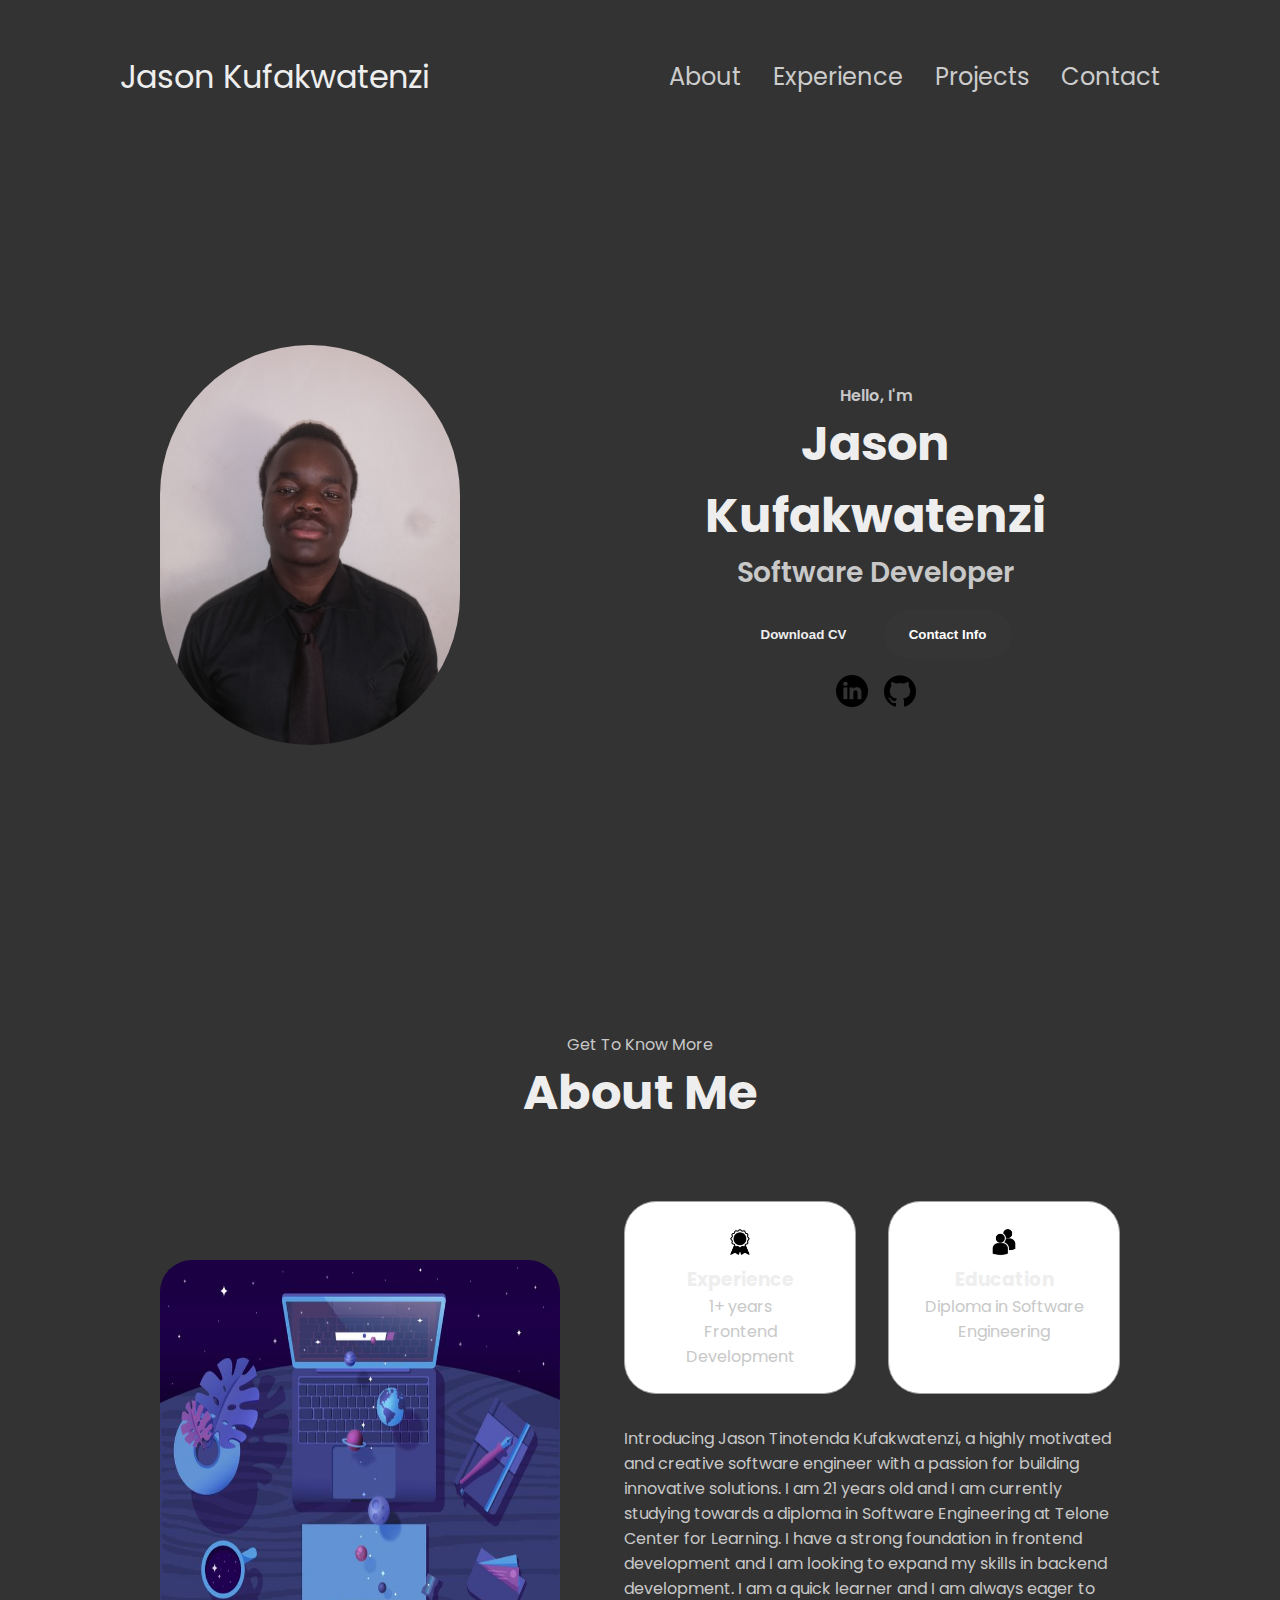
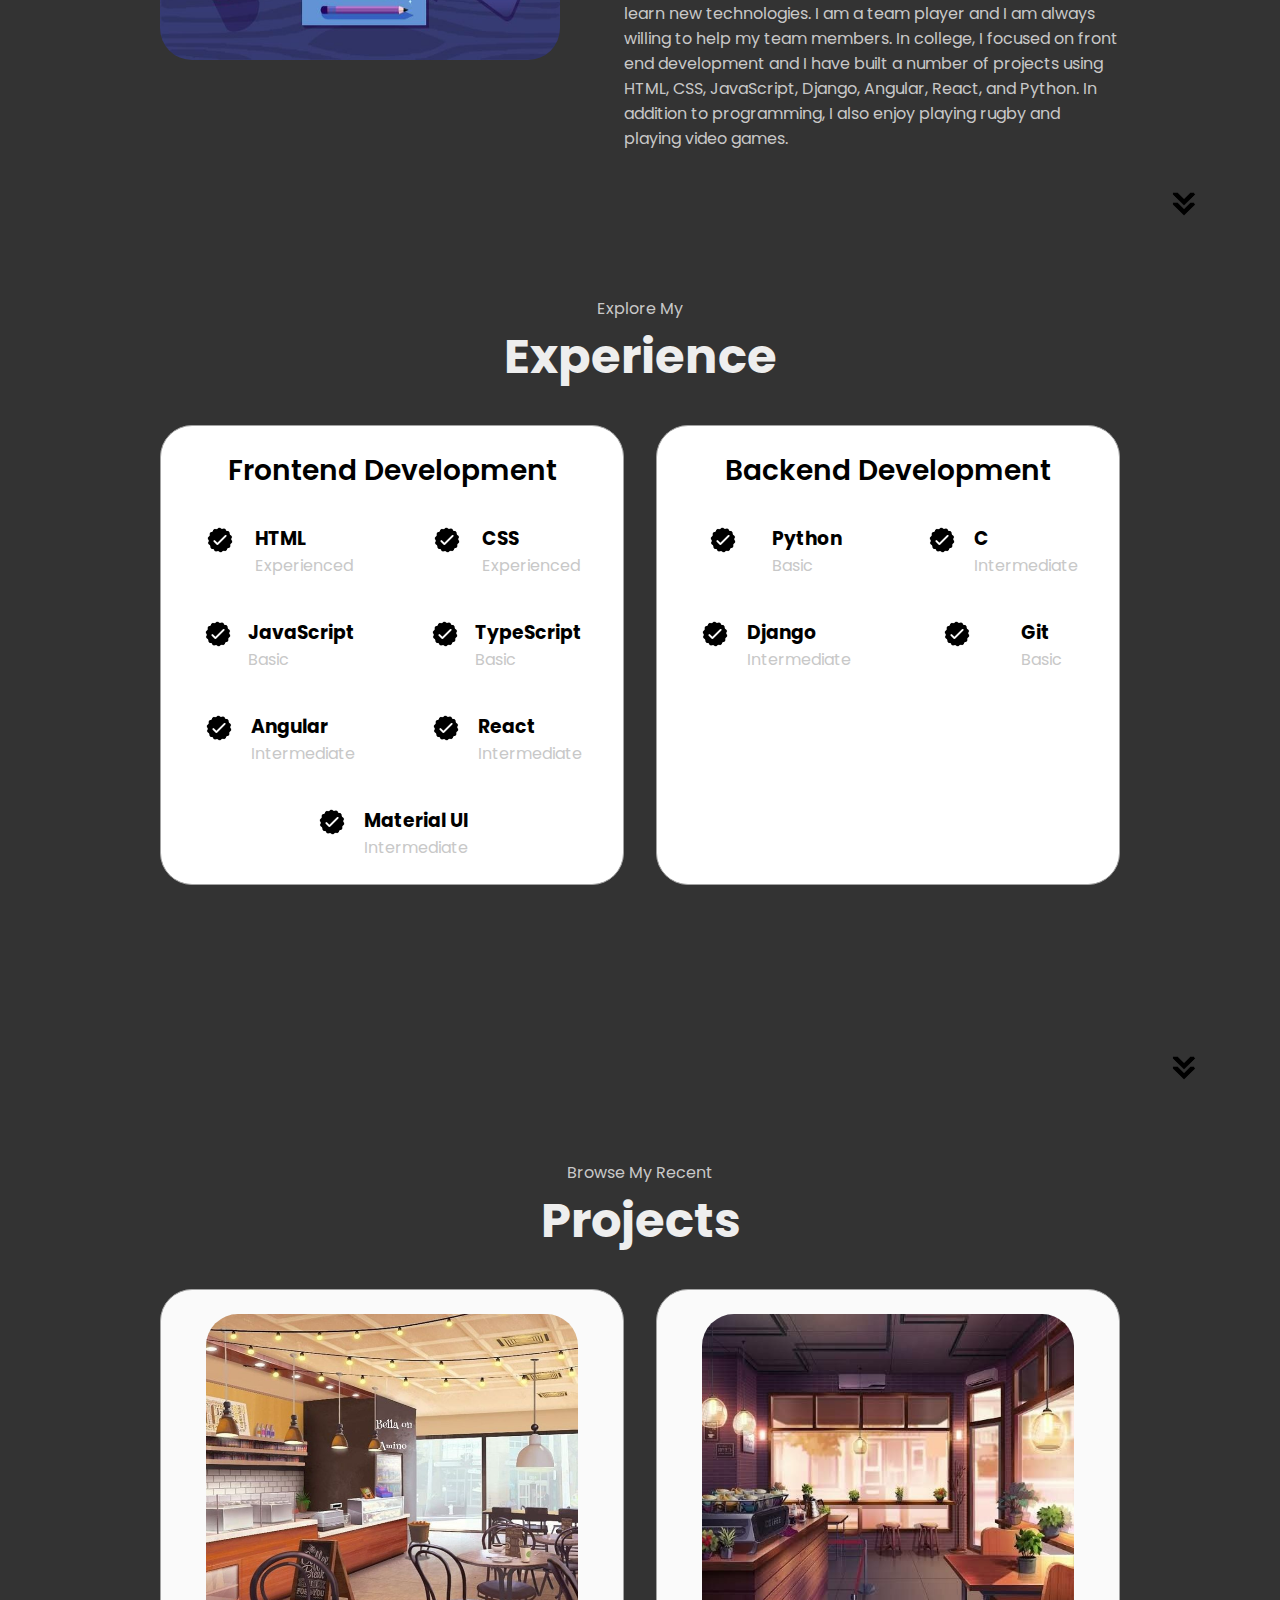
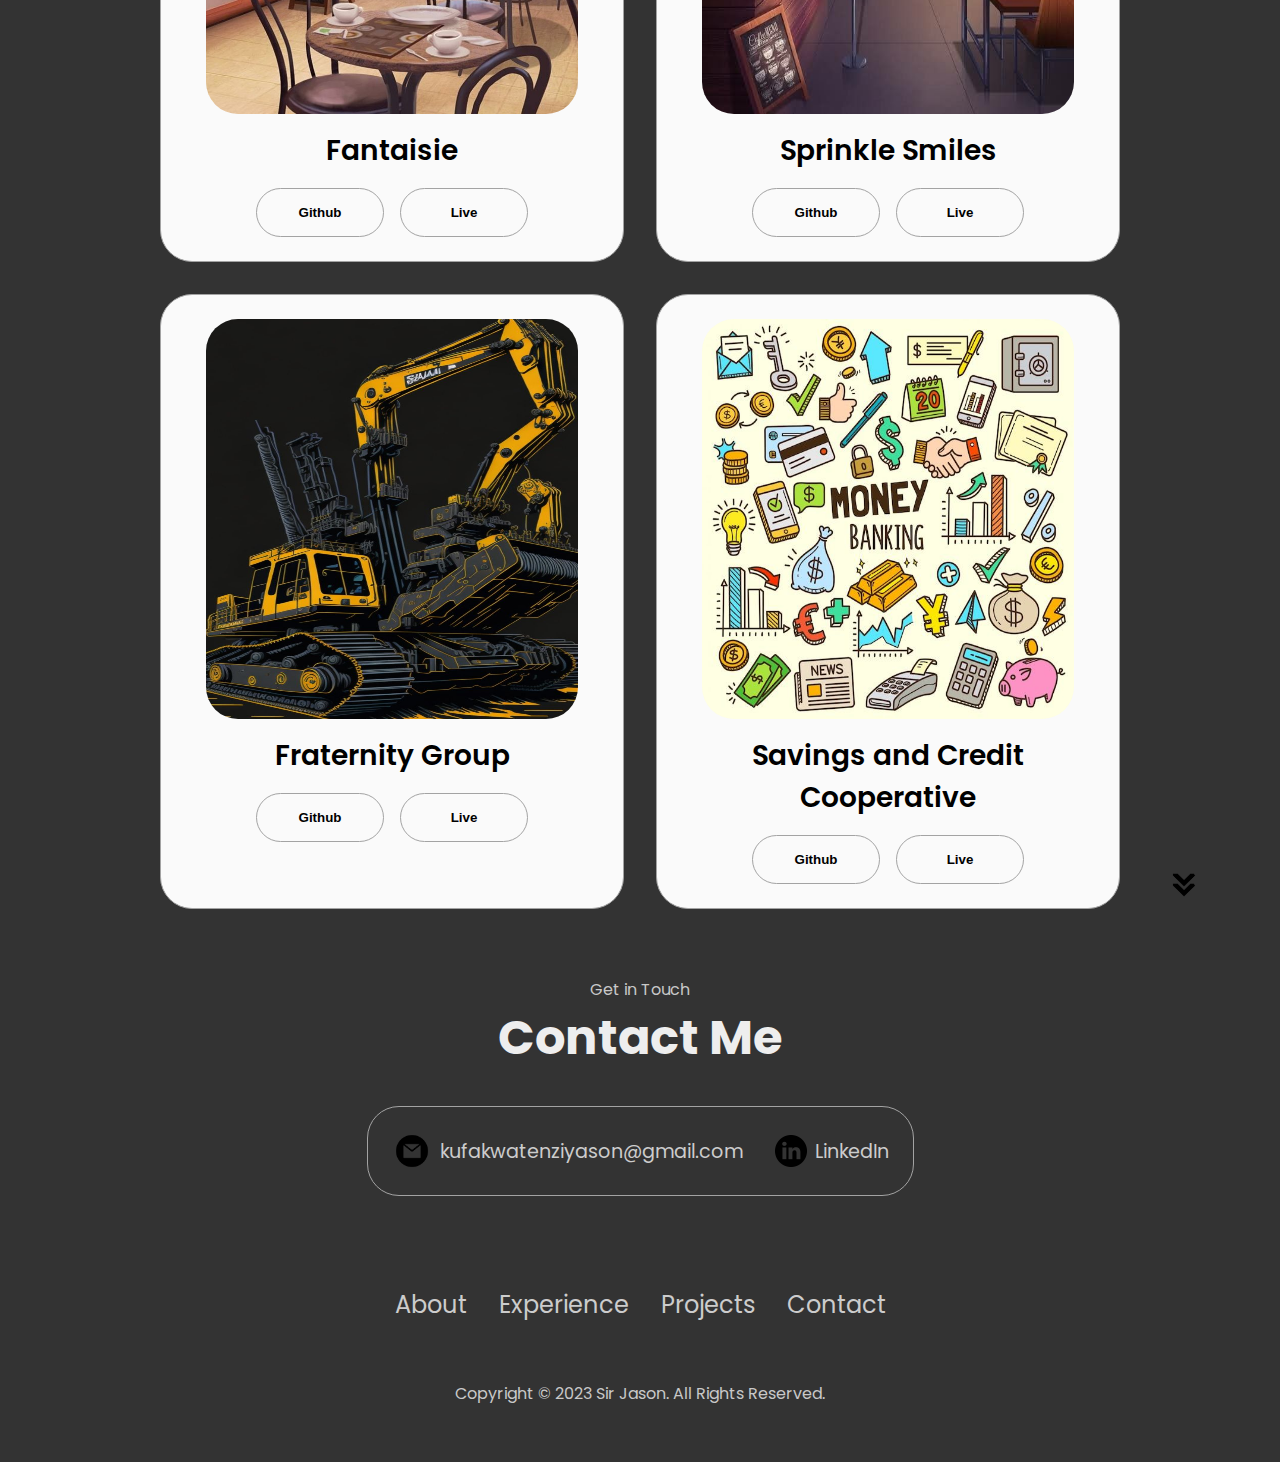
<file: index.html>
<!DOCTYPE html>
<html lang="en">
  <head>
    <meta charset="UTF-8" />
    <meta http-equiv="X-UA-Compatible" content="IE=edge" />
    <meta name="viewport" content="width=device-width, initial-scale=1.0" />
    <title>Jason's Portfolio</title>
    <link rel="stylesheet" href="style.css" />
  </head>
  <body>
    <nav id="desktop-nav">
      <div class="logo">Jason Kufakwatenzi</div>
      <div>
        <ul class="nav-links">
          <li><a href="#about">About</a></li>
          <li><a href="#experience">Experience</a></li>
          <li><a href="#projects">Projects</a></li>
          <li><a href="#contact">Contact</a></li>
        </ul>
      </div>
    </nav>
    <nav id="hamburger-nav">
      <div class="logo">Jason Kufakwatenzi</div>
      <div class="hamburger-menu">
        <div class="hamburger-icon" onclick="toggleMenu()">
          <span></span>
          <span></span>
          <span></span>
        </div>
        <div class="menu-links">
          <li><a href="#about" onclick="toggleMenu()">About</a></li>
          <li><a href="#experience" onclick="toggleMenu()">Experience</a></li>
          <li><a href="#projects" onclick="toggleMenu()">Projects</a></li>
          <li><a href="#contact" onclick="toggleMenu()">Contact</a></li>
        </div>
      </div>
    </nav>
    <section id="profile">
      <div class="section__pic-container">
        <img id="profile-pic" src="./assets/pic_me.JPG" alt="Jason profile picture" />
      </div>
      <div class="section__text">
        <p class="section__text__p1">Hello, I'm</p>
        <h1 class="title">Jason Kufakwatenzi</h1>
        <p class="section__text__p2">Software Developer</p>
        <div class="btn-container">
          <button
            class="btn btn-color-2"
            onclick="window.open('./assets/Jason T Kufakwatenzi CV.pdf', '_blank')"
          >
            Download CV
          </button>
          <button class="btn btn-color-1" onclick="location.href='./#contact'">
            Contact Info
          </button>
        </div>
        <div id="socials-container">
          <img
            src="./assets/linkedin.png"
            alt="My LinkedIn profile"
            class="icon"
            onclick="location.href='https://www.linkedin.com/in/yason-kufakwatenzi/'"/>
          <img
            src="./assets/github.png"
            alt="My Github profile"
            class="icon"
            onclick="location.href='https://github.com/JasonTinotenda'"/>
        </div>
      </div>
    </section>
    <section id="about">
      <p class="section__text__p1">Get To Know More</p>
      <h1 class="title">About Me</h1>
      <div class="section-container">
        <div class="section__pic-container">
          <img
            src="./assets/profile_02.jpg"
            alt="Profile picture"
            class="about-pic"
          />
        </div>
        <div class="about-details-container">
          <div class="about-containers">
            <div class="details-container">
              <img
                src="./assets/experience.png"
                alt="Experience icon"
                class="icon"
              />
              <h3>Experience</h3>
              <p>1+ years <br />Frontend Development</p>
            </div>
            <div class="details-container">
              <img
                src="./assets/education.png"
                alt="Education icon"
                class="icon"
              />
              <h3>Education</h3>
              <p>Diploma in Software Engineering</p>
            </div>
          </div>
          <div class="text-container">
            <p>
              
              Introducing Jason Tinotenda Kufakwatenzi, 
              a highly motivated and creative software engineer with a passion for building innovative solutions. 
              I am 21 years old and I am currently studying towards a diploma in Software Engineering at Telone Center for Learning.
              I have a strong foundation in frontend development and I am looking to expand my skills in backend development.
              I am a quick learner and I am always eager to learn new technologies.
              I am a team player and I am always willing to help my team members.
              In college, I focused on front end development and I have built a number of projects using HTML, CSS, JavaScript, Django, Angular, React, and Python.
              In addition to programming, I also enjoy playing rugby and playing video games.
              </p>
          </div>
        </div>
      </div>
      <img
        src="./assets/arrow.png"
        alt="Arrow icon"
        class="icon arrow"
        onclick="location.href='./#experience'"
      />
    </section>
    <section id="experience">
      <p class="section__text__p1">Explore My</p>
      <h1 class="title">Experience</h1>
      <div class="experience-details-container">
        <div class="about-containers">
          <div class="details-container">
            <h2 class="experience-sub-title">Frontend Development</h2>
            <div class="article-container">
              <article>
                <img
                  src="./assets/checkmark.png"
                  alt="Experience icon"
                  class="icon"
                />
                <div>
                  <h3>HTML</h3>
                  <p>Experienced</p>
                </div>
              </article>
              <article>
                <img
                  src="./assets/checkmark.png"
                  alt="Experience icon"
                  class="icon"
                />
                <div>
                  <h3>CSS</h3>
                  <p>Experienced</p>
                </div>
              </article>              
              <article>
                <img
                  src="./assets/checkmark.png"
                  alt="Experience icon"
                  class="icon"
                />
                <div>
                  <h3>JavaScript</h3>
                  <p>Basic</p>
                </div>
              </article>
              <article>
                <img
                  src="./assets/checkmark.png"
                  alt="Experience icon"
                  class="icon"
                />
                <div>
                  <h3>TypeScript</h3>
                  <p>Basic</p>
                </div>
              </article>
              <article>
                <img
                  src="./assets/checkmark.png"
                  alt="Experience icon"
                  class="icon"
                />
                <div>
                  <h3>Angular</h3>
                  <p>Intermediate</p>
                </div>
              </article>
              <article>
                <img
                  src="./assets/checkmark.png"
                  alt="Experience icon"
                  class="icon"
                />
                <div>
                  <h3>React</h3>
                  <p>Intermediate</p>
                </div>
              </article>
              <article>
                <img
                  src="./assets/checkmark.png"
                  alt="Experience icon"
                  class="icon"
                />
                <div>
                  <h3>Material UI</h3>
                  <p>Intermediate</p>
                </div>
              </article>
            </div>
          </div>
          <div class="details-container">
            <h2 class="experience-sub-title">Backend Development</h2>
            <div class="article-container">
              <article>
                <img
                  src="./assets/checkmark.png"
                  alt="Experience icon"
                  class="icon"
                />
                <div>
                  <h3>Python</h3>
                  <p>Basic</p>
                </div>
              </article>
              <article>
                <img
                  src="./assets/checkmark.png"
                  alt="Experience icon"
                  class="icon"
                />
                <div>
                  <h3>C </h3>
                  <p>Intermediate</p>
                </div>
              </article>
              <article>
                <img
                  src="./assets/checkmark.png"
                  alt="Experience icon"
                  class="icon"
                />
                <div>
                  <h3>Django</h3>
                  <p>Intermediate</p>
                </div>
              </article>
              <article>
                <img
                  src="./assets/checkmark.png"
                  alt="Experience icon"
                  class="icon"
                />
                <div>
                  <h3>Git</h3>
                  <p>Basic</p>
                </div>
              </article>
            </div>
          </div>
        </div>
      </div>
      <img
        src="./assets/arrow.png"
        alt="Arrow icon"
        class="icon arrow"
        onclick="location.href='./#projects'"
      />
    </section>
    <section id="projects">
      <p class="section__text__p1">Browse My Recent</p>
      <h1 class="title">Projects</h1>
      <div class="experience-details-container">
        <div class="about-containers">
          <div class="details-container color-container">
            <div class="article-container">
              <img
                src="./assets/project4.jpg"
                alt="Project 1"
                class="project-img"
              />
            </div>
            <h2 class="experience-sub-title project-title">Fantaisie</h2>
            <div class="btn-container">
              <button
                class="btn btn-color-2 project-btn"
                onclick="location.href='https://github.com/JasonTinotenda'"
              >
                Github
              </button>
              <button
                class="btn btn-color-2 project-btn"
                onclick="location.href='https://jasontinotenda.github.io/fantaisie/'"
              >
                Live
              </button>
            </div>
          </div>
          <div class="details-container color-container">
            <div class="article-container">
              <img
                src="./assets/project2.jpg"
                alt="Project 2"
                class="project-img"
              />
            </div>
            <h2 class="experience-sub-title project-title">Sprinkle Smiles</h2>
            <div class="btn-container">
              <button
                class="btn btn-color-2 project-btn"
                onclick="location.href='https://github.com/JasonTinotenda' + '/sprinklesmiles';"
              >
                Github
              </button>
              <button
                class="btn btn-color-2 project-btn"
                onclick="location.href='https://jasontinotenda.github.io/sprinklesmiles/'"
              >
                Live
              </button>
            </div>
          </div>
          <div class="details-container color-container">
            <div class="article-container">
              <img
                src="./assets/project3.jpg"
                alt="Project 2"
                class="project-img"
              />
            </div>
            <h2 class="experience-sub-title project-title">Fraternity Group</h2>
            <div class="btn-container">
              <button
                class="btn btn-color-2 project-btn"
                onclick="location.href='https://github.com/JasonTinotenda' + '/fraternitygroup';"
              >
                Github
              </button>
              <button
                class="btn btn-color-2 project-btn"
                onclick="location.href='https://fraternitygroup.co.za/'"
              >
                Live
              </button>
            </div>
          </div>
          <div class="details-container color-container">
            <div class="article-container">
              <img
                src="./assets/project5.jpg"
                alt="Project 2"
                class="project-img"
              />
            </div>
            <h2 class="experience-sub-title project-title">Savings and Credit Cooperative</h2>
            <div class="btn-container">
              <button
                class="btn btn-color-2 project-btn"
                onclick="location.href='https://github.com/JasonTinotenda' + '/e-savings';"
              >
                Github
              </button>
              <button
                class="btn btn-color-2 project-btn"
                onclick="location.href='/'"
              >
                Live
              </button>
            </div>
          </div>
        </div>
      </div>
      <img
        src="./assets/arrow.png"
        alt="Arrow icon"
        class="icon arrow"
        onclick="location.href='./#contact'"
      />
    </section>
    <section id="contact">
      <p class="section__text__p1">Get in Touch</p>
      <h1 class="title">Contact Me</h1>
      <div class="contact-info-upper-container">
        <div class="contact-info-container">
          <img
            src="./assets/email.png"
            alt="Email icon"
            class="icon contact-icon email-icon"
          />
          <p><a href="mailto:kufakwatenziyason@gmail.com">kufakwatenziyason@gmail.com</a></p>
        </div>
        <div class="contact-info-container">
          <img
            src="./assets/linkedin.png"
            alt="LinkedIn icon"
            class="icon contact-icon"
          />
          <p><a href="https://www.linkedin.com/in/yason-kufakwatenzi/">LinkedIn</a></p>
        </div>
      </div>
    </section>
    <footer>
      <nav>
        <div class="nav-links-container">
          <ul class="nav-links">
            <li><a href="#about">About</a></li>
            <li><a href="#experience">Experience</a></li>
            <li><a href="#projects">Projects</a></li>
            <li><a href="#contact">Contact</a></li>
          </ul>
        </div>
      </nav>
      <p>Copyright &#169; 2023 Sir Jason. All Rights Reserved.</p>
    </footer>
    <script src="script.js"></script>
  </body>
</html>
</file>
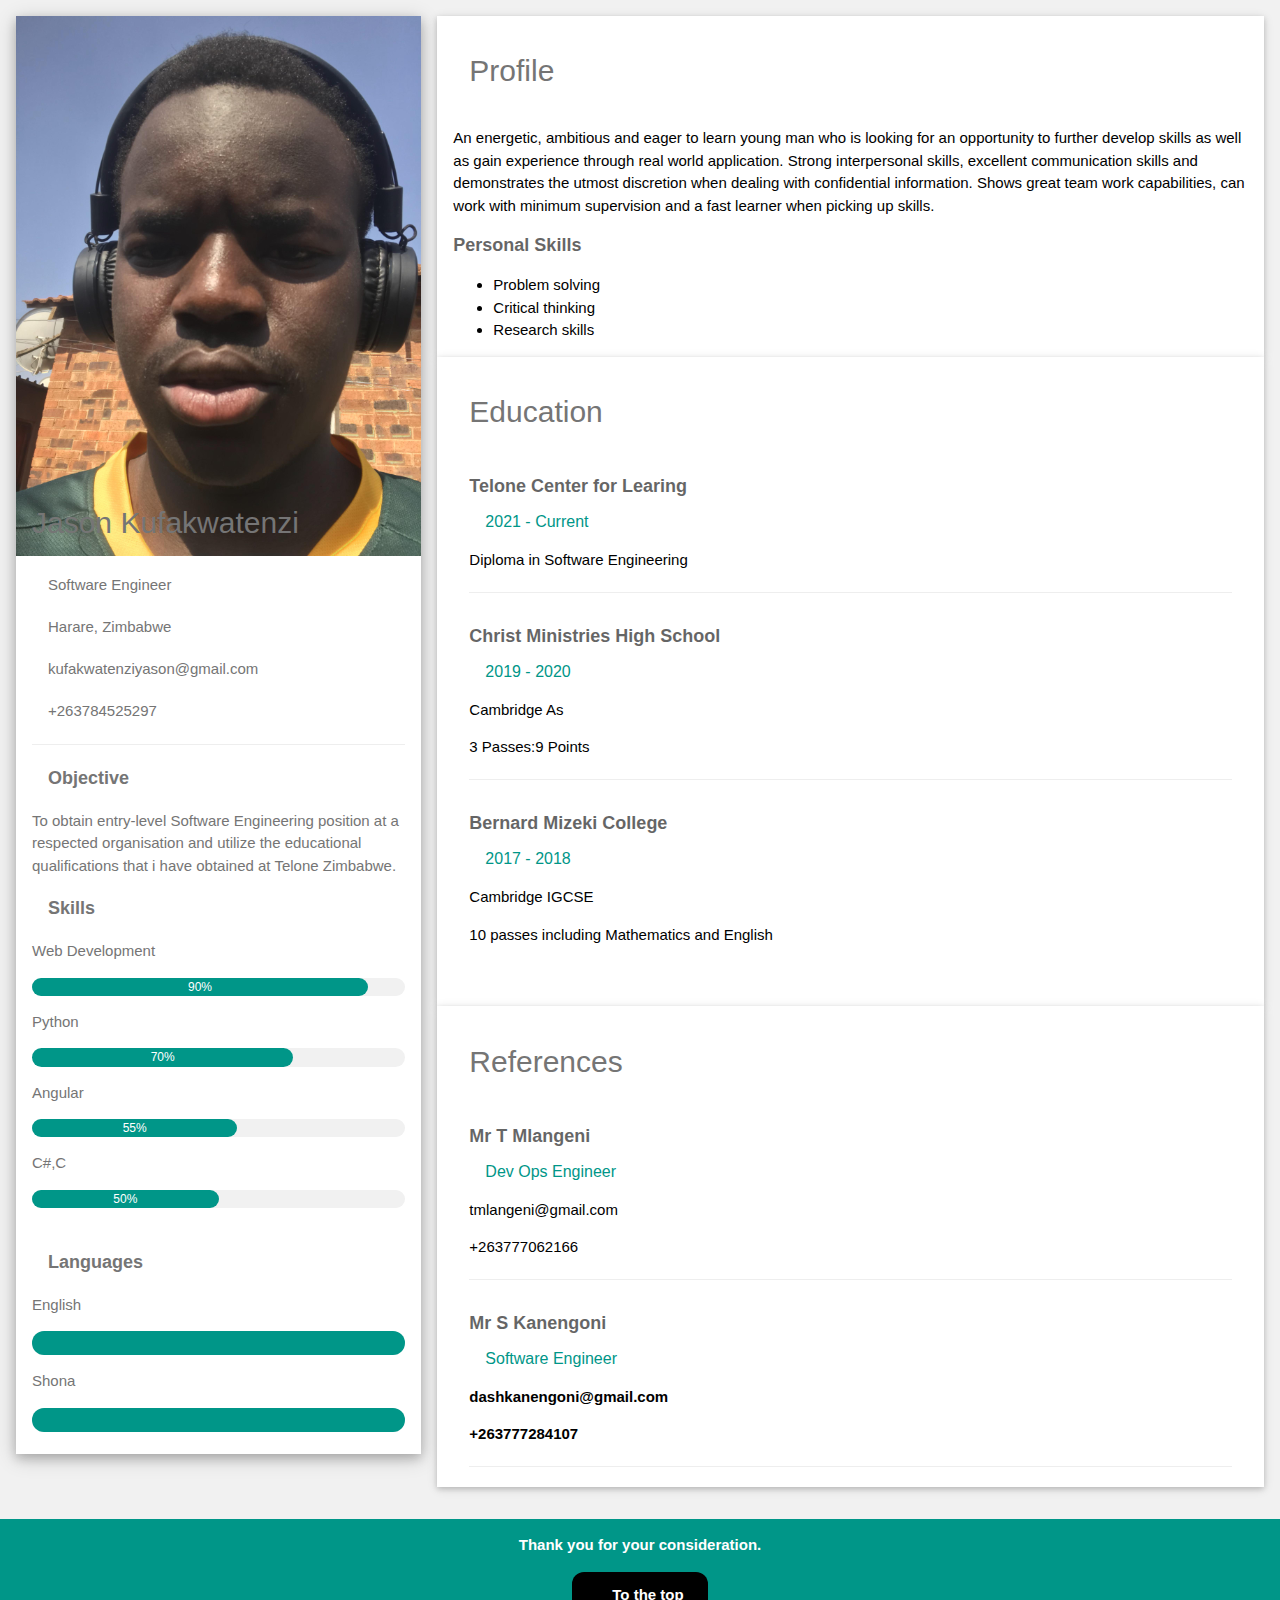
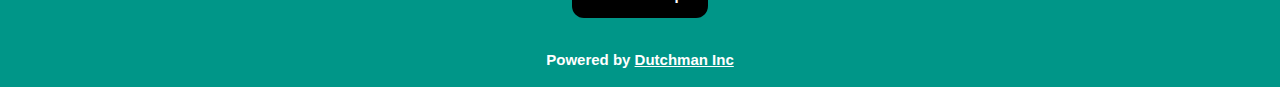
<file: Resume.html>
<!DOCTYPE html>
<html lang="en">
<title>Jason Kufakwatenzi CV</title>
<meta charset="UTF-8">
<meta name="viewport" content="width=device-width, initial-scale=1">
<link rel="stylesheet" href="index.css">
<style>
html,body,h1,h2,h3,h4,h5,h6 {font-family: sans-serif}
</style>
<body class="w3-light-grey">

<!-- Page Container -->
<div class="w3-content w3-margin-top" style="max-width:1400px;">

  <!-- The Grid -->
  <div class="w3-row-padding">
  
    <!-- Left Column -->
    <div class="w3-third">
    
      <div class="w3-white w3-text-grey w3-card-4">
        <div class="w3-display-container">
          <img src="images/pic_me.JPG" style="width:100%" alt="Avatar">
          <div class="w3-display-bottomleft w3-container w3-text-grey">
            <h2>Jason Kufakwatenzi</h2>
          </div>
        </div>
        <div class="w3-container">
          <p><i class="fa fa-briefcase fa-fw w3-margin-right w3-large w3-text-teal"></i>Software Engineer</p>
          <p><i class="fa fa-home fa-fw w3-margin-right w3-large w3-text-teal"></i>Harare, Zimbabwe</p>
          <p><i class="fa fa-envelope fa-fw w3-margin-right w3-large w3-text-teal"></i>kufakwatenziyason@gmail.com</p>
          <p><i class="fa fa-phone fa-fw w3-margin-right w3-large w3-text-teal"></i>+263784525297</p>
          <hr>

          <p class="w3-large"><b><i class="fa fa-asterisk fa-fw w3-margin-right w3-text-teal"></i>Objective</b></p>
          <div>
            <p>To obtain entry-level Software Engineering position at a respected organisation and utilize the educational qualifications that i have obtained at Telone Zimbabwe.</p>
          </div>

          <p class="w3-large"><b><i class="fa fa-asterisk fa-fw w3-margin-right w3-text-teal"></i>Skills</b></p>
          <p>Web Development</p>
          <div class="w3-light-grey w3-round-xlarge w3-small">
            <div class="w3-container w3-center w3-round-xlarge w3-teal" style="width:90%">90%</div>
          </div>
          <p>Python</p>
          <div class="w3-light-grey w3-round-xlarge w3-small">
            <div class="w3-container w3-center w3-round-xlarge w3-teal" style="width:70%">
              <div class="w3-center w3-text-white">70%</div>
            </div>
          </div>
          <p>Angular</p>
          <div class="w3-light-grey w3-round-xlarge w3-small">
            <div class="w3-container w3-center w3-round-xlarge w3-teal" style="width:55%">55%</div>
          </div>
          <p>C#,C</p>
          <div class="w3-light-grey w3-round-xlarge w3-small">
            <div class="w3-container w3-center w3-round-xlarge w3-teal" style="width:50%">50%</div>
          </div>
          <br>

          <p class="w3-large w3-text-theme"><b><i class="fa fa-globe fa-fw w3-margin-right w3-text-teal"></i>Languages</b></p>
          <p>English</p>
          <div class="w3-light-grey w3-round-xlarge">
            <div class="w3-round-xlarge w3-teal" style="height:24px;width:100%"></div>
          </div>
          <p>Shona</p>
          <div class="w3-light-grey w3-round-xlarge">
            <div class="w3-round-xlarge w3-teal" style="height:24px;width:100%"></div>
          </div>          
          <br>
        </div>
      </div><br>

    <!-- End Left Column -->
    </div>

    <!-- Right Column -->
    <div class="w3-twothird">

        <div class="w3-container w3-card w3-white">
            <h2 class="w3-text-grey w3-padding-16"><i class="fa fa-certificate fa-fw w3-margin-right w3-xxlarge w3-text-teal"></i>Profile</h2>
            <p>An energetic, ambitious and eager to learn young man who is looking for an opportunity to further develop skills as well as gain experience through real world application. Strong interpersonal skills, excellent communication skills and demonstrates the utmost discretion when dealing with confidential information. Shows great team work capabilities, can work with minimum supervision and a fast learner when picking up skills. </p>
            <h5 class="w3-opacity"><b>Personal Skills</b></h5>
            <ul>                            
              <li>Problem solving</li>
              <li>Critical thinking</li>
              <li>Research skills</li>
            </ul>
          </div>    
        
      <div class="w3-container w3-card w3-white">
        <h2 class="w3-text-grey w3-padding-16"><i class="fa fa-certificate fa-fw w3-margin-right w3-xxlarge w3-text-teal"></i>Education</h2>
        <div class="w3-container">
          <h5 class="w3-opacity"><b>Telone Center for Learing</b></h5>
          <h6 class="w3-text-teal"><i class="fa fa-calendar fa-fw w3-margin-right"></i>2021 - Current</h6>
          <p>Diploma in Software Engineering</p>
          <hr>
        </div>
        <div class="w3-container">
          <h5 class="w3-opacity"><b>Christ Ministries High School</b></h5>
          <h6 class="w3-text-teal"><i class="fa fa-calendar fa-fw w3-margin-right"></i>2019 - 2020</h6>
          <p>Cambridge As</p>
          <p>3 Passes:9 Points</p>
          <hr>
        </div>
        <div class="w3-container">
          <h5 class="w3-opacity"><b>Bernard Mizeki College</b></h5>
          <h6 class="w3-text-teal"><i class="fa fa-calendar fa-fw w3-margin-right"></i>2017 - 2018</h6>
          <p>Cambridge IGCSE</p>
          <p>10 passes including Mathematics and English</p><br><br>
        </div>
      </div>  
    
      <div class="w3-container w3-card w3-white w3-margin-bottom">
        <h2 class="w3-text-grey w3-padding-16"><i class="fa fa-suitcase fa-fw w3-margin-right w3-xxlarge w3-text-teal"></i>References</h2>
        <div class="w3-container">
          <h5 class="w3-opacity"><b>Mr T Mlangeni</b></h5>
          <h6 class="w3-text-teal"><i class="fa fa-calendar fa-fw w3-margin-right"></i>Dev Ops Engineer</h6>
          <p>tmlangeni@gmail.com</p>
          <p>+263777062166</p>
          <hr>
        </div>
        <div class="w3-container">
          <h5 class="w3-opacity"><b>Mr S Kanengoni</h5>
          <h6 class="w3-text-teal"><i class="fa fa-calendar fa-fw w3-margin-right"></i>Software Engineer</h6>
          <p>dashkanengoni@gmail.com</p>
          <p>+263777284107</p>
          <hr>
        </div>        
      </div>

    <!-- End Right Column -->
    </div>
    
  <!-- End Grid -->
  </div>
  
  <!-- End Page Container -->
</div>

<footer class="w3-container w3-teal w3-center w3-margin-top">
  <p>Thank you for your consideration.</p>
  <i class="fa fa-facebook-official w3-hover-opacity"></i>
  <i class="fa fa-instagram w3-hover-opacity"></i>
  <i class="fa fa-snapchat w3-hover-opacity"></i>
  <i class="fa fa-pinterest-p w3-hover-opacity"></i>
  <i class="fa fa-twitter w3-hover-opacity"></i>
  <i class="fa fa-linkedin w3-hover-opacity"></i>
  <a href="#" class="w3-button w3-black w3-padding-large w3-margin-bottom" style="border-radius: 12px;">
    <i class="fa fa-arrow-up w3-margin-right"></i>To the top</a>
  <p>Powered by <a href="index.html">Dutchman Inc</a></p>
</footer>

</body>
</html>
</file>
<file: style.css>
/* GENERAL */

@import url("https://fonts.googleapis.com/css2?family=Poppins:wght@300;400;500;600&display=swap");

* {
  margin: 0;
  padding: 0;
}

body {
  font-family: "Poppins", sans-serif;
  transition: background-color 0.3s ease, color 0.3s ease;
  background-color: #333; /* Dark background */
  color: #eee; /* Light text color */
}

html {
  scroll-behavior: smooth;
}

p {
  color: rgb(200, 200, 200); /* Lighter text color */
}

/* TRANSITION */

a,
.btn {
  transition: all 300ms ease;
}

/* DESKTOP NAV */

nav,
.nav-links {
  display: flex;
}

nav {
  justify-content: space-around;
  align-items: center;
  height: 17vh;
}

.nav-links {
  gap: 2rem;
  list-style: none;
  font-size: 1.5rem;
}

a {
  color: #ccc; /* Light link color */
  text-decoration: none;
  text-decoration-color: white;
}

a:hover {
  color: #ddd; /* Light link hover color */
  text-decoration: underline;
  text-underline-offset: 1rem;
  text-decoration-color: rgb(181, 181, 181);
}

.logo {
  font-size: 2rem;
}

.logo:hover {
  cursor: default;
}

/* HAMBURGER MENU */

#hamburger-nav {
  display: none;
}

.hamburger-menu {
  position: relative;
  display: inline-block;
}

.hamburger-icon {
  display: flex;
  flex-direction: column;
  justify-content: space-between;
  height: 24px;
  width: 30px;
  cursor: pointer;
}

.hamburger-icon span {
  width: 100%;
  height: 2px;
  background-color: #ccc; /* Light hamburger icon color */
  transition: all 0.3 ease-in-out;
}

.menu-links {
  position: absolute;
  top: 100%;
  right: 0;
  background-color: #444; /* Dark menu background */
  width: fit-content;
  max-height: 0;
  overflow: hidden;
  transition: all 0.3 ease-in-out;
}

.menu-links a {
  display: block;
  padding: 10px;
  text-align: center;
  font-size: 1.5rem;
  color: #ccc; /* Light menu link color */
  text-decoration: none;
  transition: all 0.3 ease-in-out;
}

.menu-links li {
  list-style: none;
}

.menu-links.open {
  max-height: 300px;
}

.hamburger-icon.open span:first-child {
  transform: rotate(45deg) translate(10px, 5px);
}

.hamburger-icon.open span:nth-child(2) {
  opacity: 0;
}

.hamburger-icon.open span:last-child {
  transform: rotate(-45deg) translate(10px, -5px);
}

.hamburger-icon span:first-child {
  transform: none;
}

.hamburger-icon span:first-child {
  opacity: 1;
}

.hamburger-icon span:first-child {
  transform: none;
}

/* SECTIONS */

section {
  padding-top: 4vh;
  height: 96vh;
  margin: 0 10rem;
  box-sizing: border-box;
  min-height: fit-content;
}

.section-container {
  display: flex;
}

/* PROFILE SECTION */

#profile {
  display: flex;
  justify-content: center;
  gap: 5rem;
  height: 80vh;
}

.section__pic-container {
  display: flex;
  height: 400px;
  width: 400px;
  margin: auto 0;
}
#profile-pic {
  border-radius: 13rem;
  width: auto;
  height: auto;
}

.section__text {
  align-self: center;
  text-align: center;
}

.section__text p {
  font-weight: 600;
}

.section__text__p1 {
  text-align: center;
}

.section__text__p2 {
  font-size: 1.75rem;
  margin-bottom: 1rem;
}

.title {
  font-size: 3rem;
  text-align: center;
}

#socials-container {
  display: flex;
  justify-content: center;
  margin-top: 1rem;
  gap: 1rem;
}

/* ICONS */

.icon {
  cursor: pointer;
  height: 2rem;
}

/* BUTTONS */

.btn-container {
  display: flex;
  justify-content: center;
  gap: 1rem;
}

.btn {
  font-weight: 600;
  transition: all 300ms ease;
  padding: 1rem;
  width: 8rem;
  border-radius: 2rem;
  background-color: #444; /* Dark button background */
  color: #eee; /* Light button text color */
}

.btn-color-1,
.btn-color-2 {
  border: rgb(53, 53, 53) 0.1rem solid;
}

.btn-color-1:hover,
.btn-color-2:hover {
  cursor: pointer;
}

.btn-color-1,
.btn-color-2:hover {
  background: rgb(53, 53, 53);
  color: white;
}

.btn-color-1:hover {
  background: rgb(0, 0, 0);
}

.btn-color-2 {
  background: none;
}

.btn-color-2:hover {
  border: rgb(255, 255, 255) 0.1rem solid;
}

.btn-container {
  gap: 1rem;
}

/* ABOUT SECTION */

#about {
  position: relative;
}

.about-containers {
  gap: 2rem;
  margin-bottom: 2rem;
  margin-top: 2rem;
}

.about-details-container {
  justify-content: center;
  flex-direction: column;
}

.about-containers,
.about-details-container {
  display: flex;
}

.about-pic {
  border-radius: 2rem;
  width: 400px;
}

.arrow {
  position: absolute;
  right: -5rem;
  bottom: 2.5rem;
}

.details-container {
  padding: 1.5rem;
  flex: 1;
  background: white;
  border-radius: 2rem;
  border: rgb(53, 53, 53) 0.1rem solid;
  border-color: rgb(163, 163, 163);
  text-align: center;
}

.section-container {
  gap: 4rem;
  height: 80%;
}

.section__pic-container {
  height: 400px;
  width: 400px;
  margin: auto 0;
}

/* EXPERIENCE SECTION */

#experience {
  position: relative;
}

.experience-sub-title {
  color:black; /* Lighter text color */
  font-weight: 600;
  font-size: 1.75rem;
  margin-bottom: 2rem;
}

.experience-details-container {
  display: flex;
  justify-content: center;
  flex-direction: column;
}

.article-container {
  display: flex;
  text-align: initial;
  flex-wrap: wrap;
  flex-direction: row;
  gap: 2.5rem;
  justify-content: space-around;
}

article {
  display: flex;
  width: 10rem;
  color: black;
  justify-content: space-around;
  gap: 0.5rem;
}

article .icon {
  cursor: default;
  color: #ccc; /* Lighter icon color */
}

/* PROJECTS SECTION */

#projects {
  position: relative;
}

.color-container {
  border-color: rgb(163, 163, 163);
  background: rgb(250, 250, 250);
}

.project-img {
  border-radius: 2rem;
  width: 90%;
  height: 400px;
}

.project-title {
  margin: 1rem;
  color: black;
}

.project-btn {
  color: black;
  border-color: rgb(163, 163, 163);
}

/* CONTACT */

#contact {
  display: flex;
  justify-content: center;
  flex-direction: column;
  height: 70vh;
}

.contact-info-upper-container {
  display: flex;
  justify-content: center;
  border-radius: 2rem;
  border: rgb(53, 53, 53) 0.1rem solid;
  border-color: rgb(163, 163, 163);
  background: (250, 250, 250);
  margin: 2rem auto;
  padding: 0.5rem;
}

.contact-info-container {
  display: flex;
  align-items: center;
  justify-content: center;
  gap: 0.5rem;
  margin: 1rem;
}

.contact-info-container p {
  font-size: larger;
}

.contact-icon {
  cursor: default;
}

.email-icon {
  height: 2.5rem;
}

/* FOOTER SECTION */

footer {
  height: 26vh;
  margin: 0 1rem;
}

footer p {
  text-align: center;
}

/* Responsive CSS */

/* Adjustments for responsiveness */

@media screen and (max-width: 992px) {
  section {
    margin: 0 2rem; /* Reduce section margin for small screens */
  }
}

@media screen and (max-width: 768px) {
  .details-container {
    width: 80%; /* Adjust the width for smaller screens */    
  }
  footer {
    height: auto; /* Auto height */
    padding: 1rem 0; /* Add padding */
  }
  section {
    margin: 0 1rem; /* Reduce section margin for extra small screens */
  }
  .section-container {
    flex-direction: column; /* Stack items vertically */
    gap: 2rem;
  }

  .section__pic-container {
    width: 100%; /* Full width for smaller screens */
    margin: auto; /* Center align */
  }

  .nav-links {
    display: none; /* Hide nav links by default */
    width: 100%;
    text-align: center;
  }

  .nav-links.open {
    display: flex; /* Show nav links when open */
    flex-direction: column;
    gap: 1rem;
    position: absolute;
    top: 100%;
    left: 0;
    background-color: #444; /* Dark menu background */
    padding: 1rem;
    z-index: 1;
  }

  .hamburger-menu {
    display: block; /* Show hamburger menu */
  }

  .logo {
    margin-top: 1rem; /* Add space between logo and hamburger menu */
  }

  .hamburger-icon {
    margin-right: 1rem; /* Add space between hamburger icon and logo */
  }
}

@media screen and (max-width: 576px) {
  .nav-links {
    font-size: 1rem; /* Reduce font size for smaller screens */
  }

  .section__text {
    padding: 0 1rem; /* Add padding for smaller screens */
  }

  .btn {
    width: 100%; /* Make buttons full width for smaller screens */
  }
  .about-container {
    /* Adjust styles as needed for smaller screens */ 
    width: 100%;    
    font-size: 14px; 
    text-align: center;
    display: flex; 
    flex-wrap: wrap;
  }

  #contact,
  footer {
    height: 40vh;
  }
  #profile {
    height: 83vh;
    margin-bottom: 0;
  }
  article {
    font-size: 1rem;
  }
  footer nav {
    height: fit-content;
    margin-bottom: 2rem;
  }
  .about-containers,
  .contact-info-upper-container,
  .btn-container {
    flex-wrap: wrap;
  }
  .contact-info-container {
    margin: 0;
  }
  .contact-info-container p,
  .nav-links li a {
    font-size: 1rem;
  }
  .experience-sub-title {
    font-size: 1.25rem;
  }
  .logo {
    font-size: 1.5rem;
  }
  .nav-links {
    flex-direction: column;
    gap: 0.5rem;
    text-align: center;
  }
  .section__pic-container {
    width: auto;
    height: 46vw;
    justify-content: center;
  }
  .section__text__p2 {
    font-size: 1.25rem;
  }
  .title {
    font-size: 2rem;
  }
  .text-container {
    text-align: justify;
  }
}
@media screen and (max-width: 1400px) {
  #profile {
    height: 83vh;
    margin-bottom: 6rem;
  }
  .about-containers {
    flex-wrap: wrap;
  }
  #contact,
  #projects {
    height: fit-content;
  }
}
@media screen and (max-width: 1200px) {
  #desktop-nav {
    display: none;
  }
  #hamburger-nav {
    display: flex;
  }
  #experience,
  .experience-details-container {
    margin-top: 2rem;
  }
  #profile,
  .section-container {
    display: block;
  }
  .arrow {
    display: none;
  }
  section,
  .section-container {
    height: fit-content;
  }
  section {
    margin: 0 5%;
  }
  .section__pic-container {
    width: 275px;
    height: 275px;
    margin: 0 auto 2rem;
  }
  .about-containers {
    margin-top: 0;
  }
}
</file>
<file: index.css>
/* W3.CSS 4.13 June 2019 by Jan Egil and Borge Refsnes */
html {
    box-sizing: border-box
}

*,*:before,*:after {
    box-sizing: inherit
}

/* Extract from normalize.css by Nicolas Gallagher and Jonathan Neal git.io/normalize */
html {
    -ms-text-size-adjust: 100%;
    -webkit-text-size-adjust: 100%
}

body {
    margin: 0
}

article,aside,details,figcaption,figure,footer,header,main,menu,nav,section {
    display: block
}

summary {
    display: list-item
}

audio,canvas,progress,video {
    display: inline-block
}

progress {
    vertical-align: baseline
}

audio:not([controls]) {
    display: none;
    height: 0
}

[hidden],template {
    display: none
}

a {
    background-color: transparent
}

a:active,a:hover {
    outline-width: 0
}

abbr[title] {
    border-bottom: none;
    text-decoration: underline;
    text-decoration: underline dotted
}

b,strong {
    font-weight: bolder
}

dfn {
    font-style: italic
}

mark {
    background: #ff0;
    color: #000
}

small {
    font-size: 80%
}

sub,sup {
    font-size: 75%;
    line-height: 0;
    position: relative;
    vertical-align: baseline
}

sub {
    bottom: -0.25em
}

sup {
    top: -0.5em
}

figure {
    margin: 1em 40px
}

img {
    border-style: none
}

code,kbd,pre,samp {
    font-family: monospace,monospace;
    font-size: 1em
}

hr {
    box-sizing: content-box;
    height: 0;
    overflow: visible
}

button,input,select,textarea,optgroup {
    font: inherit;
    margin: 0
}

optgroup {
    font-weight: bold
}

button,input {
    overflow: visible
}

button,select {
    text-transform: none
}

button,[type=button],[type=reset],[type=submit] {
    -webkit-appearance: button
}

button::-moz-focus-inner,[type=button]::-moz-focus-inner,[type=reset]::-moz-focus-inner,[type=submit]::-moz-focus-inner {
    border-style: none;
    padding: 0
}

button:-moz-focusring,[type=button]:-moz-focusring,[type=reset]:-moz-focusring,[type=submit]:-moz-focusring {
    outline: 1px dotted ButtonText
}

fieldset {
    border: 1px solid #c0c0c0;
    margin: 0 2px;
    padding: .35em .625em .75em
}

legend {
    color: inherit;
    display: table;
    max-width: 100%;
    padding: 0;
    white-space: normal
}

textarea {
    overflow: auto
}

[type=checkbox],[type=radio] {
    padding: 0
}

[type=number]::-webkit-inner-spin-button,[type=number]::-webkit-outer-spin-button {
    height: auto
}

[type=search] {
    -webkit-appearance: textfield;
    outline-offset: -2px
}

[type=search]::-webkit-search-decoration {
    -webkit-appearance: none
}

::-webkit-file-upload-button {
    -webkit-appearance: button;
    font: inherit
}

/* End extract */
html,body {
    font-family: Verdana,sans-serif;
    font-size: 15px;
    line-height: 1.5
}

html {
    overflow-x: hidden
}

h1 {
    font-size: 36px
}

h2 {
    font-size: 30px
}

h3 {
    font-size: 24px
}

h4 {
    font-size: 20px
}

h5 {
    font-size: 18px
}

h6 {
    font-size: 16px
}

.w3-serif {
    font-family: serif
}

h1,h2,h3,h4,h5,h6 {
    font-family: "Segoe UI",Arial,sans-serif;
    font-weight: 400;
    margin: 10px 0
}

.w3-wide {
    letter-spacing: 4px
}

hr {
    border: 0;
    border-top: 1px solid #eee;
    margin: 20px 0
}

.w3-image {
    max-width: 100%;
    height: auto
}

img {
    vertical-align: middle
}

a {
    color: inherit
}

.w3-table,.w3-table-all {
    border-collapse: collapse;
    border-spacing: 0;
    width: 100%;
    display: table
}

.w3-table-all {
    border: 1px solid #ccc
}

.w3-bordered tr,.w3-table-all tr {
    border-bottom: 1px solid #ddd
}

.w3-striped tbody tr:nth-child(even) {
    background-color: #f1f1f1
}

.w3-table-all tr:nth-child(odd) {
    background-color: #fff
}

.w3-table-all tr:nth-child(even) {
    background-color: #f1f1f1
}

.w3-hoverable tbody tr:hover,.w3-ul.w3-hoverable li:hover {
    background-color: #ccc
}

.w3-centered tr th,.w3-centered tr td {
    text-align: center
}

.w3-table td,.w3-table th,.w3-table-all td,.w3-table-all th {
    padding: 8px 8px;
    display: table-cell;
    text-align: left;
    vertical-align: top
}

.w3-table th:first-child,.w3-table td:first-child,.w3-table-all th:first-child,.w3-table-all td:first-child {
    padding-left: 16px
}

.w3-btn,.w3-button {
    border: none;
    display: inline-block;
    padding: 8px 16px;
    vertical-align: middle;
    overflow: hidden;
    text-decoration: none;
    color: inherit;
    background-color: inherit;
    text-align: center;
    cursor: pointer;
    white-space: nowrap
}

.w3-btn:hover {
    box-shadow: 0 8px 16px 0 rgba(0,0,0,0.2),0 6px 20px 0 rgba(0,0,0,0.19)
}

.w3-btn,.w3-button {
    -webkit-touch-callout: none;
    -webkit-user-select: none;
    -khtml-user-select: none;
    -moz-user-select: none;
    -ms-user-select: none;
    user-select: none
}

.w3-disabled,.w3-btn:disabled,.w3-button:disabled {
    cursor: not-allowed;
    opacity: 0.3
}

.w3-disabled *,:disabled * {
    pointer-events: none
}

.w3-btn.w3-disabled:hover,.w3-btn:disabled:hover {
    box-shadow: none
}

.w3-badge,.w3-tag {
    background-color: #000;
    color: #fff;
    display: inline-block;
    padding-left: 8px;
    padding-right: 8px;
    text-align: center
}

.w3-badge {
    border-radius: 50%
}

.w3-ul {
    list-style-type: none;
    padding: 0;
    margin: 0
}

.w3-ul li {
    padding: 8px 16px;
    border-bottom: 1px solid #ddd
}

.w3-ul li:last-child {
    border-bottom: none
}

.w3-tooltip,.w3-display-container {
    position: relative
}

.w3-tooltip .w3-text {
    display: none
}

.w3-tooltip:hover .w3-text {
    display: inline-block
}

.w3-ripple:active {
    opacity: 0.5
}

.w3-ripple {
    transition: opacity 0s
}

.w3-input {
    padding: 8px;
    display: block;
    border: none;
    border-bottom: 1px solid #ccc;
    width: 100%
}

.w3-select {
    padding: 9px 0;
    width: 100%;
    border: none;
    border-bottom: 1px solid #ccc
}

.w3-dropdown-click,.w3-dropdown-hover {
    position: relative;
    display: inline-block;
    cursor: pointer
}

.w3-dropdown-hover:hover .w3-dropdown-content {
    display: block
}

.w3-dropdown-hover:first-child,.w3-dropdown-click:hover {
    background-color: #ccc;
    color: #000
}

.w3-dropdown-hover:hover > .w3-button:first-child,.w3-dropdown-click:hover > .w3-button:first-child {
    background-color: #ccc;
    color: #000
}

.w3-dropdown-content {
    cursor: auto;
    color: #000;
    background-color: #fff;
    display: none;
    position: absolute;
    min-width: 160px;
    margin: 0;
    padding: 0;
    z-index: 1
}

.w3-check,.w3-radio {
    width: 24px;
    height: 24px;
    position: relative;
    top: 6px
}

.w3-sidebar {
    height: 100%;
    width: 200px;
    background-color: #fff;
    position: fixed!important;
    z-index: 1;
    overflow: auto
}

.w3-bar-block .w3-dropdown-hover,.w3-bar-block .w3-dropdown-click {
    width: 100%
}

.w3-bar-block .w3-dropdown-hover .w3-dropdown-content,.w3-bar-block .w3-dropdown-click .w3-dropdown-content {
    min-width: 100%
}

.w3-bar-block .w3-dropdown-hover .w3-button,.w3-bar-block .w3-dropdown-click .w3-button {
    width: 100%;
    text-align: left;
    padding: 8px 16px
}

.w3-main,#main {
    transition: margin-left .4s
}

.w3-modal {
    z-index: 3;
    display: none;
    padding-top: 100px;
    position: fixed;
    left: 0;
    top: 0;
    width: 100%;
    height: 100%;
    overflow: auto;
    background-color: rgb(0,0,0);
    background-color: rgba(0,0,0,0.4)
}

.w3-modal-content {
    margin: auto;
    background-color: #fff;
    position: relative;
    padding: 0;
    outline: 0;
    width: 600px
}

.w3-bar {
    width: 100%;
    overflow: hidden
}

.w3-center .w3-bar {
    display: inline-block;
    width: auto
}

.w3-bar .w3-bar-item {
    padding: 8px 16px;
    float: left;
    width: auto;
    border: none;
    display: block;
    outline: 0
}

.w3-bar .w3-dropdown-hover,.w3-bar .w3-dropdown-click {
    position: static;
    float: left
}

.w3-bar .w3-button {
    white-space: normal
}

.w3-bar-block .w3-bar-item {
    width: 100%;
    display: block;
    padding: 8px 16px;
    text-align: left;
    border: none;
    white-space: normal;
    float: none;
    outline: 0
}

.w3-bar-block.w3-center .w3-bar-item {
    text-align: center
}

.w3-block {
    display: block;
    width: 100%
}

.w3-responsive {
    display: block;
    overflow-x: auto
}

.w3-container:after,.w3-container:before,.w3-panel:after,.w3-panel:before,.w3-row:after,.w3-row:before,.w3-row-padding:after,.w3-row-padding:before, .w3-cell-row:before,.w3-cell-row:after,.w3-clear:after,.w3-clear:before,.w3-bar:before,.w3-bar:after {
    content: "";
    display: table;
    clear: both
}

.w3-col,.w3-half,.w3-third,.w3-twothird,.w3-threequarter,.w3-quarter {
    float: left;
    width: 100%
}

.w3-col.s1 {
    width: 8.33333%
}

.w3-col.s2 {
    width: 16.66666%
}

.w3-col.s3 {
    width: 24.99999%
}

.w3-col.s4 {
    width: 33.33333%
}

.w3-col.s5 {
    width: 41.66666%
}

.w3-col.s6 {
    width: 49.99999%
}

.w3-col.s7 {
    width: 58.33333%
}

.w3-col.s8 {
    width: 66.66666%
}

.w3-col.s9 {
    width: 74.99999%
}

.w3-col.s10 {
    width: 83.33333%
}

.w3-col.s11 {
    width: 91.66666%
}

.w3-col.s12 {
    width: 99.99999%
}

@media (min-width: 601px) {
    .w3-col.m1 {
        width:8.33333%
    }

    .w3-col.m2 {
        width: 16.66666%
    }

    .w3-col.m3,.w3-quarter {
        width: 24.99999%
    }

    .w3-col.m4,.w3-third {
        width: 33.33333%
    }

    .w3-col.m5 {
        width: 41.66666%
    }

    .w3-col.m6,.w3-half {
        width: 49.99999%
    }

    .w3-col.m7 {
        width: 58.33333%
    }

    .w3-col.m8,.w3-twothird {
        width: 66.66666%
    }

    .w3-col.m9,.w3-threequarter {
        width: 74.99999%
    }

    .w3-col.m10 {
        width: 83.33333%
    }

    .w3-col.m11 {
        width: 91.66666%
    }

    .w3-col.m12 {
        width: 99.99999%
    }
}

@media (min-width: 993px) {
    .w3-col.l1 {
        width:8.33333%
    }

    .w3-col.l2 {
        width: 16.66666%
    }

    .w3-col.l3 {
        width: 24.99999%
    }

    .w3-col.l4 {
        width: 33.33333%
    }

    .w3-col.l5 {
        width: 41.66666%
    }

    .w3-col.l6 {
        width: 49.99999%
    }

    .w3-col.l7 {
        width: 58.33333%
    }

    .w3-col.l8 {
        width: 66.66666%
    }

    .w3-col.l9 {
        width: 74.99999%
    }

    .w3-col.l10 {
        width: 83.33333%
    }

    .w3-col.l11 {
        width: 91.66666%
    }

    .w3-col.l12 {
        width: 99.99999%
    }
}

.w3-rest {
    overflow: hidden
}

.w3-stretch {
    margin-left: -16px;
    margin-right: -16px
}

.w3-content,.w3-auto {
    margin-left: auto;
    margin-right: auto
}

.w3-content {
    max-width: 980px
}

.w3-auto {
    max-width: 1140px
}

.w3-cell-row {
    display: table;
    width: 100%
}

.w3-cell {
    display: table-cell
}

.w3-cell-top {
    vertical-align: top
}

.w3-cell-middle {
    vertical-align: middle
}

.w3-cell-bottom {
    vertical-align: bottom
}

.w3-hide {
    display: none!important
}

.w3-show-block,.w3-show {
    display: block!important
}

.w3-show-inline-block {
    display: inline-block!important
}

@media (max-width: 1205px) {
    .w3-auto {
        max-width:95%
    }
}

@media (max-width: 600px) {
    .w3-modal-content {
        margin:0 10px;
        width: auto!important
    }

    .w3-modal {
        padding-top: 30px
    }

    .w3-dropdown-hover.w3-mobile .w3-dropdown-content,.w3-dropdown-click.w3-mobile .w3-dropdown-content {
        position: relative
    }

    .w3-hide-small {
        display: none!important
    }

    .w3-mobile {
        display: block;
        width: 100%!important
    }

    .w3-bar-item.w3-mobile,.w3-dropdown-hover.w3-mobile,.w3-dropdown-click.w3-mobile {
        text-align: center
    }

    .w3-dropdown-hover.w3-mobile,.w3-dropdown-hover.w3-mobile .w3-btn,.w3-dropdown-hover.w3-mobile .w3-button,.w3-dropdown-click.w3-mobile,.w3-dropdown-click.w3-mobile .w3-btn,.w3-dropdown-click.w3-mobile .w3-button {
        width: 100%
    }
}

@media (max-width: 768px) {
    .w3-modal-content {
        width:500px
    }

    .w3-modal {
        padding-top: 50px
    }
}

@media (min-width: 993px) {
    .w3-modal-content {
        width:900px
    }

    .w3-hide-large {
        display: none!important
    }

    .w3-sidebar.w3-collapse {
        display: block!important
    }
}

@media (max-width: 992px) and (min-width:601px) {
    .w3-hide-medium {
        display:none!important
    }
}

@media (max-width: 992px) {
    .w3-sidebar.w3-collapse {
        display:none
    }

    .w3-main {
        margin-left: 0!important;
        margin-right: 0!important
    }

    .w3-auto {
        max-width: 100%
    }
}

.w3-top,.w3-bottom {
    position: fixed;
    width: 100%;
    z-index: 1
}

.w3-top {
    top: 0
}

.w3-bottom {
    bottom: 0
}

.w3-overlay {
    position: fixed;
    display: none;
    width: 100%;
    height: 100%;
    top: 0;
    left: 0;
    right: 0;
    bottom: 0;
    background-color: rgba(0,0,0,0.5);
    z-index: 2
}

.w3-display-topleft {
    position: absolute;
    left: 0;
    top: 0
}

.w3-display-topright {
    position: absolute;
    right: 0;
    top: 0
}

.w3-display-bottomleft {
    position: absolute;
    left: 0;
    bottom: 0
}

.w3-display-bottomright {
    position: absolute;
    right: 0;
    bottom: 0
}

.w3-display-middle {
    position: absolute;
    top: 50%;
    left: 50%;
    transform: translate(-50%,-50%);
    -ms-transform: translate(-50%,-50%)
}

.w3-display-left {
    position: absolute;
    top: 50%;
    left: 0%;
    transform: translate(0%,-50%);
    -ms-transform: translate(-0%,-50%)
}

.w3-display-right {
    position: absolute;
    top: 50%;
    right: 0%;
    transform: translate(0%,-50%);
    -ms-transform: translate(0%,-50%)
}

.w3-display-topmiddle {
    position: absolute;
    left: 50%;
    top: 0;
    transform: translate(-50%,0%);
    -ms-transform: translate(-50%,0%)
}

.w3-display-bottommiddle {
    position: absolute;
    left: 50%;
    bottom: 0;
    transform: translate(-50%,0%);
    -ms-transform: translate(-50%,0%)
}

.w3-display-container:hover .w3-display-hover {
    display: block
}

.w3-display-container:hover span.w3-display-hover {
    display: inline-block
}

.w3-display-hover {
    display: none
}

.w3-display-position {
    position: absolute
}

.w3-circle {
    border-radius: 50%
}

.w3-round-small {
    border-radius: 2px
}

.w3-round,.w3-round-medium {
    border-radius: 4px
}

.w3-round-large {
    border-radius: 8px
}

.w3-round-xlarge {
    border-radius: 16px
}

.w3-round-xxlarge {
    border-radius: 32px
}

.w3-row-padding,.w3-row-padding>.w3-half,.w3-row-padding>.w3-third,.w3-row-padding>.w3-twothird,.w3-row-padding>.w3-threequarter,.w3-row-padding>.w3-quarter,.w3-row-padding>.w3-col {
    padding: 0 8px
}

.w3-container,.w3-panel {
    padding: 0.01em 16px
}

.w3-panel {
    margin-top: 16px;
    margin-bottom: 16px
}

.w3-code,.w3-codespan {
    font-family: Consolas,"courier new";
    font-size: 16px
}

.w3-code {
    width: auto;
    background-color: #fff;
    padding: 8px 12px;
    border-left: 4px solid #4CAF50;
    word-wrap: break-word
}

.w3-codespan {
    color: crimson;
    background-color: #f1f1f1;
    padding-left: 4px;
    padding-right: 4px;
    font-size: 110%
}

.w3-card,.w3-card-2 {
    box-shadow: 0 2px 5px 0 rgba(0,0,0,0.16),0 2px 10px 0 rgba(0,0,0,0.12)
}

.w3-card-4,.w3-hover-shadow:hover {
    box-shadow: 0 4px 10px 0 rgba(0,0,0,0.2),0 4px 20px 0 rgba(0,0,0,0.19)
}

.w3-spin {
    animation: w3-spin 2s infinite linear
}

@keyframes w3-spin {
    0% {
        transform: rotate(0deg)
    }

    100% {
        transform: rotate(359deg)
    }
}

.w3-animate-fading {
    animation: fading 10s infinite
}

@keyframes fading {
    0% {
        opacity: 0
    }

    50% {
        opacity: 1
    }

    100% {
        opacity: 0
    }
}

.w3-animate-opacity {
    animation: opac 0.8s
}

@keyframes opac {
    from {
        opacity: 0
    }

    to {
        opacity: 1
    }
}

.w3-animate-top {
    position: relative;
    animation: animatetop 0.4s
}

@keyframes animatetop {
    from {
        top: -300px;
        opacity: 0
    }

    to {
        top: 0;
        opacity: 1
    }
}

.w3-animate-left {
    position: relative;
    animation: animateleft 0.4s
}

@keyframes animateleft {
    from {
        left: -300px;
        opacity: 0
    }

    to {
        left: 0;
        opacity: 1
    }
}

.w3-animate-right {
    position: relative;
    animation: animateright 0.4s
}

@keyframes animateright {
    from {
        right: -300px;
        opacity: 0
    }

    to {
        right: 0;
        opacity: 1
    }
}

.w3-animate-bottom {
    position: relative;
    animation: animatebottom 0.4s
}

@keyframes animatebottom {
    from {
        bottom: -300px;
        opacity: 0
    }

    to {
        bottom: 0;
        opacity: 1
    }
}

.w3-animate-zoom {
    animation: animatezoom 0.6s
}

@keyframes animatezoom {
    from {
        transform: scale(0)
    }

    to {
        transform: scale(1)
    }
}

.w3-animate-input {
    transition: width 0.4s ease-in-out
}

.w3-animate-input:focus {
    width: 100%!important
}

.w3-opacity,.w3-hover-opacity:hover {
    opacity: 0.60
}

.w3-opacity-off,.w3-hover-opacity-off:hover {
    opacity: 1
}

.w3-opacity-max {
    opacity: 0.25
}

.w3-opacity-min {
    opacity: 0.75
}

.w3-greyscale-max,.w3-grayscale-max,.w3-hover-greyscale:hover,.w3-hover-grayscale:hover {
    filter: grayscale(100%)
}

.w3-greyscale,.w3-grayscale {
    filter: grayscale(75%)
}

.w3-greyscale-min,.w3-grayscale-min {
    filter: grayscale(50%)
}

.w3-sepia {
    filter: sepia(75%)
}

.w3-sepia-max,.w3-hover-sepia:hover {
    filter: sepia(100%)
}

.w3-sepia-min {
    filter: sepia(50%)
}

.w3-tiny {
    font-size: 10px!important
}

.w3-small {
    font-size: 12px!important
}

.w3-medium {
    font-size: 15px!important
}

.w3-large {
    font-size: 18px!important
}

.w3-xlarge {
    font-size: 24px!important
}

.w3-xxlarge {
    font-size: 36px!important
}

.w3-xxxlarge {
    font-size: 48px!important
}

.w3-jumbo {
    font-size: 64px!important
}

.w3-left-align {
    text-align: left!important
}

.w3-right-align {
    text-align: right!important
}

.w3-justify {
    text-align: justify!important
}

.w3-center {
    text-align: center!important
}

.w3-border-0 {
    border: 0!important
}

.w3-border {
    border: 1px solid #ccc!important
}

.w3-border-top {
    border-top: 1px solid #ccc!important
}

.w3-border-bottom {
    border-bottom: 1px solid #ccc!important
}

.w3-border-left {
    border-left: 1px solid #ccc!important
}

.w3-border-right {
    border-right: 1px solid #ccc!important
}

.w3-topbar {
    border-top: 6px solid #ccc!important
}

.w3-bottombar {
    border-bottom: 6px solid #ccc!important
}

.w3-leftbar {
    border-left: 6px solid #ccc!important
}

.w3-rightbar {
    border-right: 6px solid #ccc!important
}

.w3-section,.w3-code {
    margin-top: 16px!important;
    margin-bottom: 16px!important
}

.w3-margin {
    margin: 16px!important
}

.w3-margin-top {
    margin-top: 16px!important
}

.w3-margin-bottom {
    margin-bottom: 16px!important
}

.w3-margin-left {
    margin-left: 16px!important
}

.w3-margin-right {
    margin-right: 16px!important
}

.w3-padding-small {
    padding: 4px 8px!important
}

.w3-padding {
    padding: 8px 16px!important
}

.w3-padding-large {
    padding: 12px 24px!important
}

.w3-padding-16 {
    padding-top: 16px!important;
    padding-bottom: 16px!important
}

.w3-padding-24 {
    padding-top: 24px!important;
    padding-bottom: 24px!important
}

.w3-padding-32 {
    padding-top: 32px!important;
    padding-bottom: 32px!important
}

.w3-padding-48 {
    padding-top: 48px!important;
    padding-bottom: 48px!important
}

.w3-padding-64 {
    padding-top: 64px!important;
    padding-bottom: 64px!important
}

.w3-left {
    float: left!important
}

.w3-right {
    float: right!important
}

.w3-button:hover {
    color: #000!important;
    background-color: #ccc!important
}

.w3-transparent,.w3-hover-none:hover {
    background-color: transparent!important
}

.w3-hover-none:hover {
    box-shadow: none!important
}

/* Colors */
.w3-amber,.w3-hover-amber:hover {
    color: #000!important;
    background-color: #ffc107!important
}

.w3-aqua,.w3-hover-aqua:hover {
    color: #000!important;
    background-color: #00ffff!important
}

.w3-blue,.w3-hover-blue:hover {
    color: #fff!important;
    background-color: #2196F3!important
}

.w3-light-blue,.w3-hover-light-blue:hover {
    color: #000!important;
    background-color: #87CEEB!important
}

.w3-brown,.w3-hover-brown:hover {
    color: #fff!important;
    background-color: #795548!important
}

.w3-cyan,.w3-hover-cyan:hover {
    color: #000!important;
    background-color: #00bcd4!important
}

.w3-blue-grey,.w3-hover-blue-grey:hover,.w3-blue-gray,.w3-hover-blue-gray:hover {
    color: #fff!important;
    background-color: #607d8b!important
}

.w3-green,.w3-hover-green:hover {
    color: #fff!important;
    background-color: #4CAF50!important
}

.w3-light-green,.w3-hover-light-green:hover {
    color: #000!important;
    background-color: #8bc34a!important
}

.w3-indigo,.w3-hover-indigo:hover {
    color: #fff!important;
    background-color: #3f51b5!important
}

.w3-khaki,.w3-hover-khaki:hover {
    color: #000!important;
    background-color: #f0e68c!important
}

.w3-lime,.w3-hover-lime:hover {
    color: #000!important;
    background-color: #cddc39!important
}

.w3-orange,.w3-hover-orange:hover {
    color: #000!important;
    background-color: #ff9800!important
}

.w3-deep-orange,.w3-hover-deep-orange:hover {
    color: #fff!important;
    background-color: #ff5722!important
}

.w3-pink,.w3-hover-pink:hover {
    color: #fff!important;
    background-color: #e91e63!important
}

.w3-purple,.w3-hover-purple:hover {
    color: #fff!important;
    background-color: #9c27b0!important
}

.w3-deep-purple,.w3-hover-deep-purple:hover {
    color: #fff!important;
    background-color: #673ab7!important
}

.w3-red,.w3-hover-red:hover {
    color: #fff!important;
    background-color: #f44336!important
}

.w3-sand,.w3-hover-sand:hover {
    color: #000!important;
    background-color: #fdf5e6!important
}

.w3-teal,.w3-hover-teal:hover {
    color: #fff!important;
    background-color: #009688!important
}

.w3-yellow,.w3-hover-yellow:hover {
    color: #000!important;
    background-color: #ffeb3b!important
}

.w3-white,.w3-hover-white:hover {
    color: #000!important;
    background-color: #fff!important
}

.w3-black,.w3-hover-black:hover {
    color: #fff!important;
    background-color: #000!important
}

.w3-grey,.w3-hover-grey:hover,.w3-gray,.w3-hover-gray:hover {
    color: #000!important;
    background-color: #9e9e9e!important
}

.w3-light-grey,.w3-hover-light-grey:hover,.w3-light-gray,.w3-hover-light-gray:hover {
    color: #000!important;
    background-color: #f1f1f1!important
}

.w3-dark-grey,.w3-hover-dark-grey:hover,.w3-dark-gray,.w3-hover-dark-gray:hover {
    color: #fff!important;
    background-color: #616161!important
}

.w3-pale-red,.w3-hover-pale-red:hover {
    color: #000!important;
    background-color: #ffdddd!important
}

.w3-pale-green,.w3-hover-pale-green:hover {
    color: #000!important;
    background-color: #ddffdd!important
}

.w3-pale-yellow,.w3-hover-pale-yellow:hover {
    color: #000!important;
    background-color: #ffffcc!important
}

.w3-pale-blue,.w3-hover-pale-blue:hover {
    color: #000!important;
    background-color: #ddffff!important
}

.w3-text-amber,.w3-hover-text-amber:hover {
    color: #ffc107!important
}

.w3-text-aqua,.w3-hover-text-aqua:hover {
    color: #00ffff!important
}

.w3-text-blue,.w3-hover-text-blue:hover {
    color: #2196F3!important
}

.w3-text-light-blue,.w3-hover-text-light-blue:hover {
    color: #87CEEB!important
}

.w3-text-brown,.w3-hover-text-brown:hover {
    color: #795548!important
}

.w3-text-cyan,.w3-hover-text-cyan:hover {
    color: #00bcd4!important
}

.w3-text-blue-grey,.w3-hover-text-blue-grey:hover,.w3-text-blue-gray,.w3-hover-text-blue-gray:hover {
    color: #607d8b!important
}

.w3-text-green,.w3-hover-text-green:hover {
    color: #4CAF50!important
}

.w3-text-light-green,.w3-hover-text-light-green:hover {
    color: #8bc34a!important
}

.w3-text-indigo,.w3-hover-text-indigo:hover {
    color: #3f51b5!important
}

.w3-text-khaki,.w3-hover-text-khaki:hover {
    color: #b4aa50!important
}

.w3-text-lime,.w3-hover-text-lime:hover {
    color: #cddc39!important
}

.w3-text-orange,.w3-hover-text-orange:hover {
    color: #ff9800!important
}

.w3-text-deep-orange,.w3-hover-text-deep-orange:hover {
    color: #ff5722!important
}

.w3-text-pink,.w3-hover-text-pink:hover {
    color: #e91e63!important
}

.w3-text-purple,.w3-hover-text-purple:hover {
    color: #9c27b0!important
}

.w3-text-deep-purple,.w3-hover-text-deep-purple:hover {
    color: #673ab7!important
}

.w3-text-red,.w3-hover-text-red:hover {
    color: #f44336!important
}

.w3-text-sand,.w3-hover-text-sand:hover {
    color: #fdf5e6!important
}

.w3-text-teal,.w3-hover-text-teal:hover {
    color: #009688!important
}

.w3-text-yellow,.w3-hover-text-yellow:hover {
    color: #d2be0e!important
}

.w3-text-white,.w3-hover-text-white:hover {
    color: #fff!important
}

.w3-text-black,.w3-hover-text-black:hover {
    color: #000!important
}

.w3-text-grey,.w3-hover-text-grey:hover,.w3-text-gray,.w3-hover-text-gray:hover {
    color: #757575!important
}

.w3-text-light-grey,.w3-hover-text-light-grey:hover,.w3-text-light-gray,.w3-hover-text-light-gray:hover {
    color: #f1f1f1!important
}

.w3-text-dark-grey,.w3-hover-text-dark-grey:hover,.w3-text-dark-gray,.w3-hover-text-dark-gray:hover {
    color: #3a3a3a!important
}

.w3-border-amber,.w3-hover-border-amber:hover {
    border-color: #ffc107!important
}

.w3-border-aqua,.w3-hover-border-aqua:hover {
    border-color: #00ffff!important
}

.w3-border-blue,.w3-hover-border-blue:hover {
    border-color: #2196F3!important
}

.w3-border-light-blue,.w3-hover-border-light-blue:hover {
    border-color: #87CEEB!important
}

.w3-border-brown,.w3-hover-border-brown:hover {
    border-color: #795548!important
}

.w3-border-cyan,.w3-hover-border-cyan:hover {
    border-color: #00bcd4!important
}

.w3-border-blue-grey,.w3-hover-border-blue-grey:hover,.w3-border-blue-gray,.w3-hover-border-blue-gray:hover {
    border-color: #607d8b!important
}

.w3-border-green,.w3-hover-border-green:hover {
    border-color: #4CAF50!important
}

.w3-border-light-green,.w3-hover-border-light-green:hover {
    border-color: #8bc34a!important
}

.w3-border-indigo,.w3-hover-border-indigo:hover {
    border-color: #3f51b5!important
}

.w3-border-khaki,.w3-hover-border-khaki:hover {
    border-color: #f0e68c!important
}

.w3-border-lime,.w3-hover-border-lime:hover {
    border-color: #cddc39!important
}

.w3-border-orange,.w3-hover-border-orange:hover {
    border-color: #ff9800!important
}

.w3-border-deep-orange,.w3-hover-border-deep-orange:hover {
    border-color: #ff5722!important
}

.w3-border-pink,.w3-hover-border-pink:hover {
    border-color: #e91e63!important
}

.w3-border-purple,.w3-hover-border-purple:hover {
    border-color: #9c27b0!important
}

.w3-border-deep-purple,.w3-hover-border-deep-purple:hover {
    border-color: #673ab7!important
}

.w3-border-red,.w3-hover-border-red:hover {
    border-color: #f44336!important
}

.w3-border-sand,.w3-hover-border-sand:hover {
    border-color: #fdf5e6!important
}

.w3-border-teal,.w3-hover-border-teal:hover {
    border-color: #009688!important
}

.w3-border-yellow,.w3-hover-border-yellow:hover {
    border-color: #ffeb3b!important
}

.w3-border-white,.w3-hover-border-white:hover {
    border-color: #fff!important
}

.w3-border-black,.w3-hover-border-black:hover {
    border-color: #000!important
}

.w3-border-grey,.w3-hover-border-grey:hover,.w3-border-gray,.w3-hover-border-gray:hover {
    border-color: #9e9e9e!important
}

.w3-border-light-grey,.w3-hover-border-light-grey:hover,.w3-border-light-gray,.w3-hover-border-light-gray:hover {
    border-color: #f1f1f1!important
}

.w3-border-dark-grey,.w3-hover-border-dark-grey:hover,.w3-border-dark-gray,.w3-hover-border-dark-gray:hover {
    border-color: #616161!important
}

.w3-border-pale-red,.w3-hover-border-pale-red:hover {
    border-color: #ffe7e7!important
}

.w3-border-pale-green,.w3-hover-border-pale-green:hover {
    border-color: #e7ffe7!important
}

.w3-border-pale-yellow,.w3-hover-border-pale-yellow:hover {
    border-color: #ffffcc!important
}

.w3-border-pale-blue,.w3-hover-border-pale-blue:hover {
    border-color: #e7ffff!important
}
</file>
